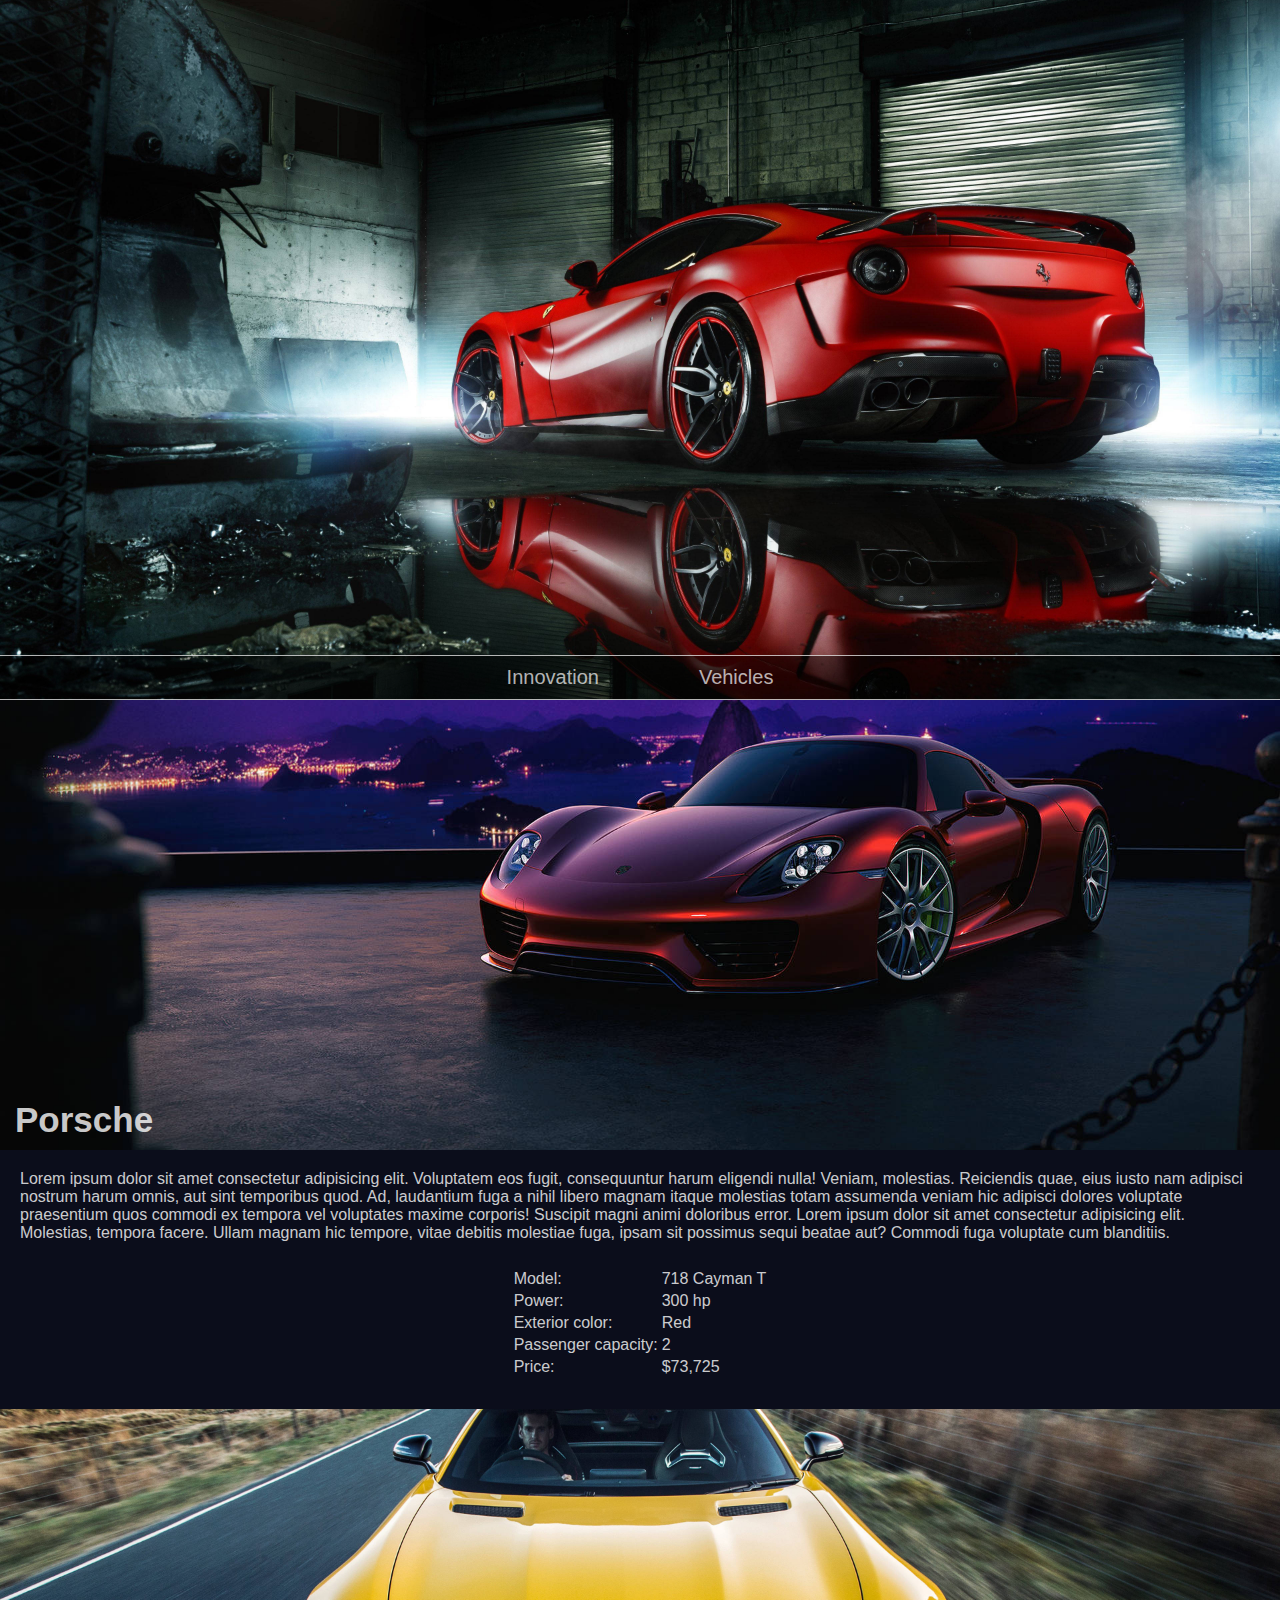
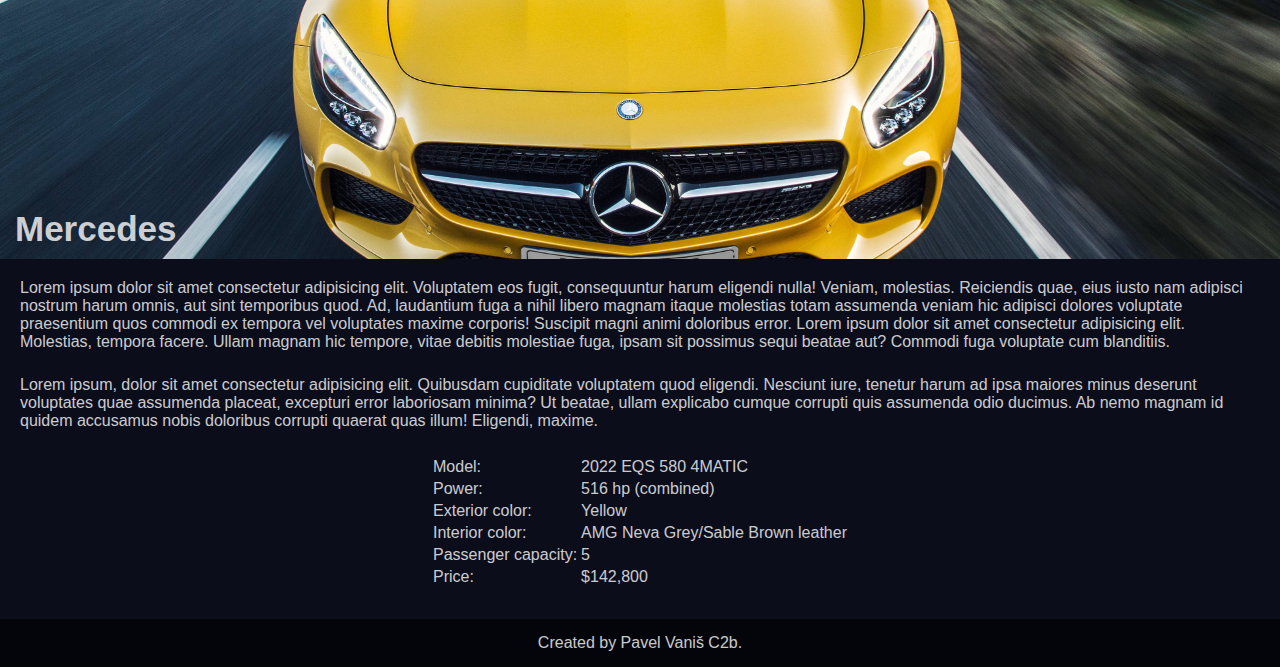
<file: index.html>
<!DOCTYPE html>
<html lang="en">
<head>
    <meta charset="UTF-8">
    <meta http-equiv="X-UA-Compatible" content="IE=edge">
    <meta name="viewport" content="width=device-width, initial-scale=1.0">
    <link rel="icon" type="image/x-icon" href="img/favicon 96x96.png">
    <link rel="stylesheet" href="css/index.css"> 
    <title>Cars</title>
</head>
<body>
    
    <header class="main-image background-image"  style="background-image: url(img/main-picture.jpg);">

        <div class="main-text">
          <h1 style="font-size:50px;margin: 0;"></h1>
        </div>

        <nav class="nav-links">
            <a href="newsletter.html">Innovation</a>
            <a href="newsletter.html" target="_blank">Vehicles</a>
        </nav>
        
    </header>

    <main>
        <div class="main-box">

            <div class="background-image main-box-image" style="background-image: url(img/porsche-index.jpg);">
                <h2>Porsche</h2>
            </div>
            
            <div class="main-box-text">
                <p>Lorem ipsum dolor sit amet consectetur adipisicing elit. Voluptatem eos fugit, consequuntur harum eligendi nulla! Veniam, molestias. Reiciendis quae, eius iusto nam adipisci nostrum harum omnis, aut sint temporibus quod.
                Ad, laudantium fuga a nihil libero magnam itaque molestias totam assumenda veniam hic adipisci dolores voluptate praesentium quos commodi ex tempora vel voluptates maxime corporis! Suscipit magni animi doloribus error.
                Lorem ipsum dolor sit amet consectetur adipisicing elit. Molestias, tempora facere. Ullam magnam hic tempore, vitae debitis molestiae fuga, ipsam sit possimus sequi beatae aut? Commodi fuga voluptate cum blanditiis.
                </p>

                <table>
                    <tr>
                        <td>Model:</td>
                        <td>718 Cayman T</td>
                    </tr>
    
                    <tr>
                        <td>Power:</td>
                        <td>300 hp</td>
                    </tr>
    
                    <tr>
                        <td>Exterior color:</td>
                        <td>Red</td>
                    </tr>
                
                    <tr>
                        <td>Passenger capacity:</td>
                        <td>2</td>
                    </tr>
                    <tr>
                        <td>Price:</td>
                        <td>$73,725</td>
                    </tr>
                </table>
            </div>

            
            
        </div>

        <div class="main-box background-image" >

            <div class="background-image main-box-image" style="background-image: url(img/mercedes-index.jpg);">
                <h2>Mercedes</h2>
            </div>

            <div class="main-box-text">
                <p>Lorem ipsum dolor sit amet consectetur adipisicing elit. Voluptatem eos fugit, consequuntur harum eligendi nulla! Veniam, molestias. Reiciendis quae, eius iusto nam adipisci nostrum harum omnis, aut sint temporibus quod.
                    Ad, laudantium fuga a nihil libero magnam itaque molestias totam assumenda veniam hic adipisci dolores voluptate praesentium quos commodi ex tempora vel voluptates maxime corporis! Suscipit magni animi doloribus error.
                    Lorem ipsum dolor sit amet consectetur adipisicing elit. Molestias, tempora facere. Ullam magnam hic tempore, vitae debitis molestiae fuga, ipsam sit possimus sequi beatae aut? Commodi fuga voluptate cum blanditiis.
                </p>
                <p>
                    Lorem ipsum, dolor sit amet consectetur adipisicing elit. Quibusdam cupiditate voluptatem quod eligendi. Nesciunt iure, tenetur harum ad ipsa maiores minus deserunt voluptates quae assumenda placeat, excepturi error laboriosam minima?
                    Ut beatae, ullam explicabo cumque corrupti quis assumenda odio ducimus. Ab nemo magnam id quidem accusamus nobis doloribus corrupti quaerat quas illum! Eligendi, maxime.
                </p>

                <table>
                    <tr>
                        <td>Model:</td>
                        <td>2022 EQS 580 4MATIC</td>
                    </tr>

                    <tr>
                        <td>Power:</td>
                        <td>516 hp (combined)</td>
                    </tr>

                    <tr>
                        <td>Exterior color:</td>
                        <td>Yellow  </td>
                    </tr>
                    <tr>
                        <td>Interior color:</td>
                        <td>AMG Neva Grey/Sable Brown leather</td>
                    </tr>
                    <tr>
                        <td>Passenger capacity:</td>
                        <td>5</td>
                    </tr>
                    <tr>
                        <td>Price:</td>
                        <td>$142,800</td>
                    </tr>
                </table>
            </div>
            

        </div>


        


    </main>

    <footer>
        <p style="margin: unset; padding: 15px 0;">
            Created by Pavel Vaniš C2b.
        </p>
    </footer>

</body>
</html>
</file>
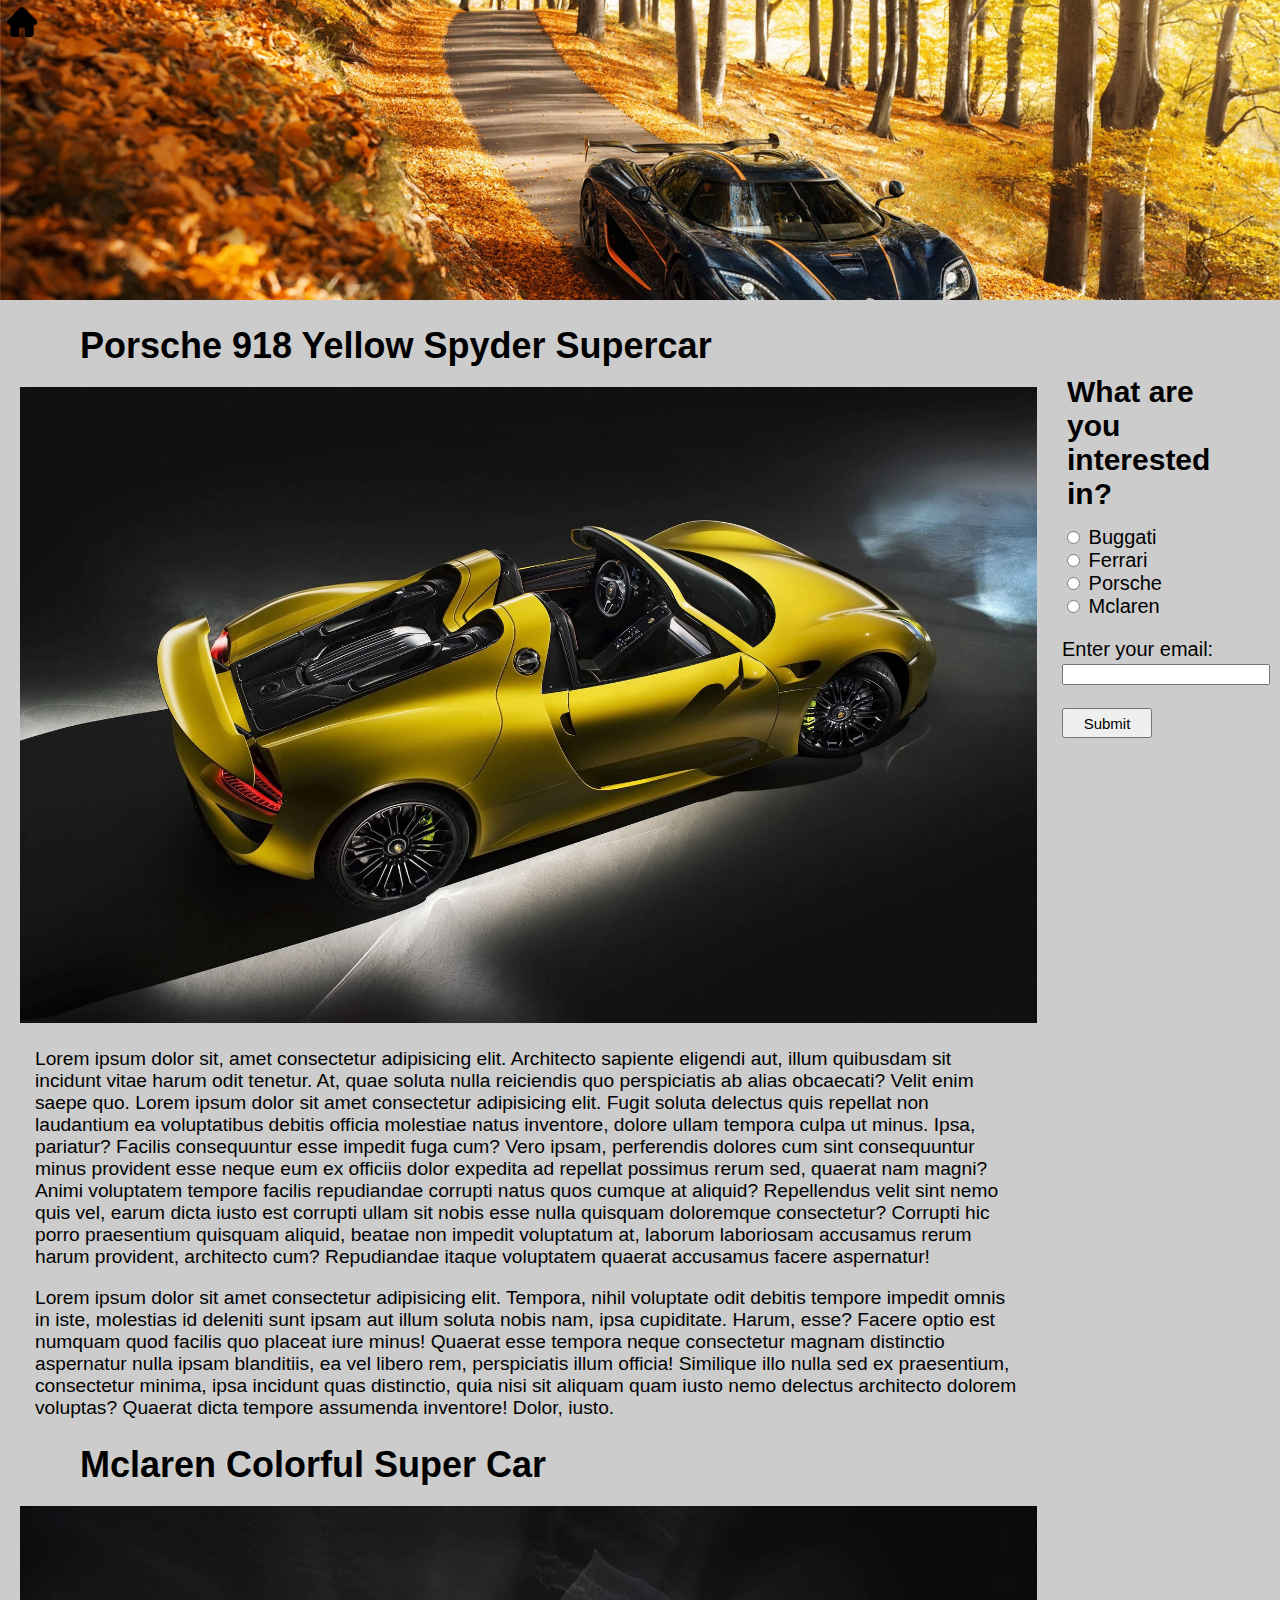
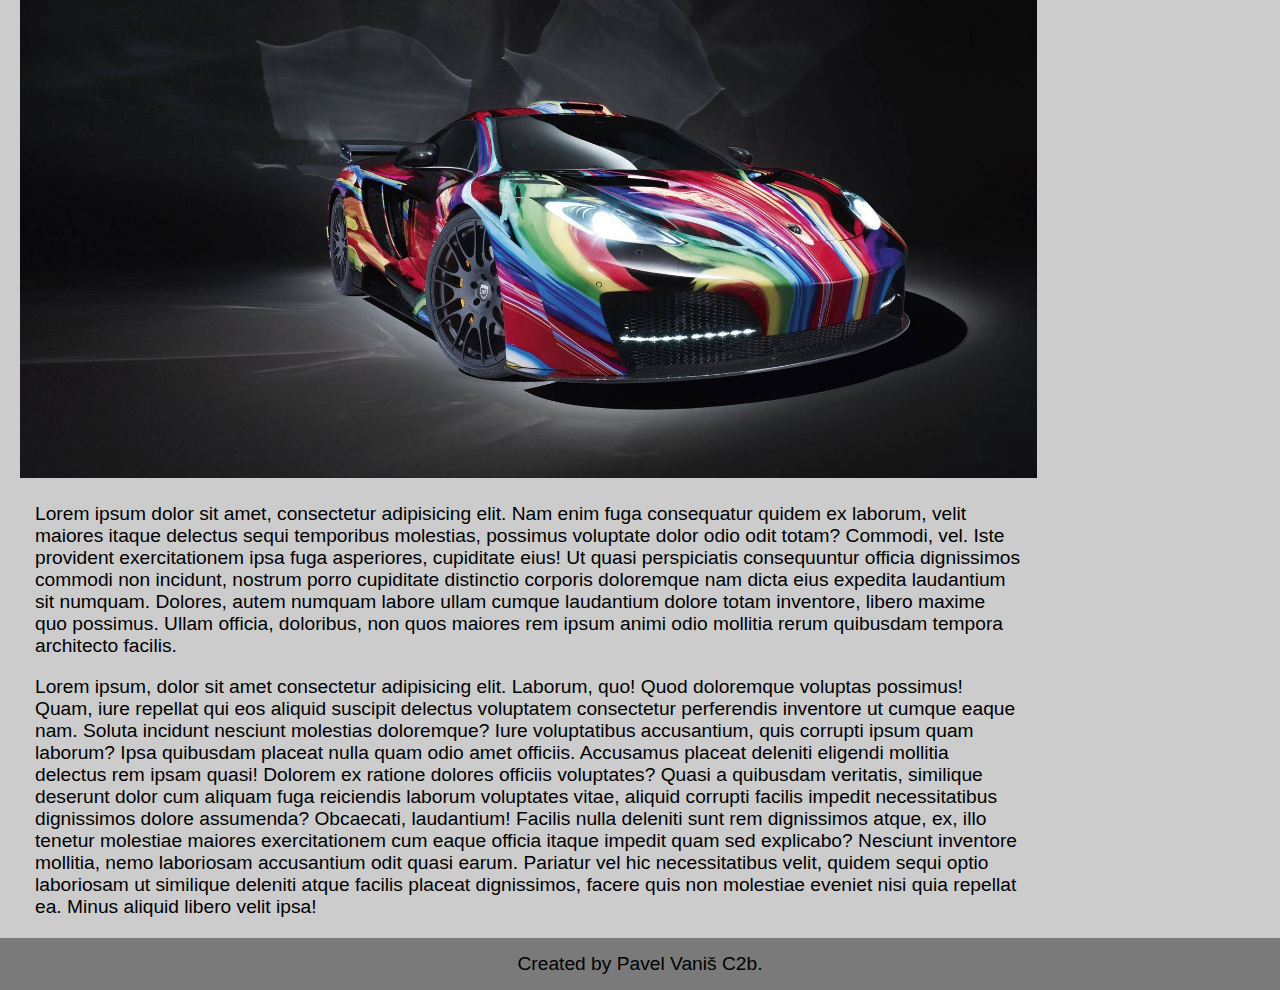
<file: newsletter.html>
<!DOCTYPE html>
<html lang="en">
<head>
    <meta charset="UTF-8">
    <meta http-equiv="X-UA-Compatible" content="IE=edge">
    <meta name="viewport" content="width=device-width, initial-scale=1.0">
    <link rel="stylesheet" href="css/newsletter.css">
    <title>Newsletter</title>
</head>
<body>
    
    <header class="background-image" style="background-image:url(img/title-newslatter.jpg) ;">
        <a href="index.html"><img src="img/home-fill.png" alt="homepage"></a>
    </header>

    <main>
        <div class="container">
            <div class="container-title">
                <h2>Porsche 918 Yellow Spyder Supercar</h2>
                <img src="img/porchse-918-newsletter.jpg" alt="Porsche 918 Yellow" style="width:100% ;">
            </div>
            <div class="container-text">
                <p>
                    Lorem ipsum dolor sit, amet consectetur adipisicing elit. Architecto sapiente eligendi aut, illum quibusdam sit incidunt vitae harum odit tenetur. At, quae soluta nulla reiciendis quo perspiciatis ab alias obcaecati?
                    Velit enim saepe quo. Lorem ipsum dolor sit amet consectetur adipisicing elit. Fugit soluta delectus quis repellat non laudantium ea voluptatibus debitis officia molestiae natus inventore, dolore ullam tempora culpa ut minus. Ipsa, pariatur?
                    Facilis consequuntur esse impedit fuga cum? Vero ipsam, perferendis dolores cum sint consequuntur minus provident esse neque eum ex officiis dolor expedita ad repellat possimus rerum sed, quaerat nam magni?
                    Animi voluptatem tempore facilis repudiandae corrupti natus quos cumque at aliquid? Repellendus velit sint nemo quis vel, earum dicta iusto est corrupti ullam sit nobis esse nulla quisquam doloremque consectetur? Corrupti hic porro praesentium quisquam aliquid, beatae non impedit voluptatum at, laborum laboriosam accusamus rerum harum provident, architecto cum? Repudiandae itaque voluptatem quaerat accusamus facere aspernatur!
                </p>
                <p>
                    Lorem ipsum dolor sit amet consectetur adipisicing elit. Tempora, nihil voluptate odit debitis tempore impedit omnis in iste, molestias id deleniti sunt ipsam aut illum soluta nobis nam, ipsa cupiditate.
                    Harum, esse? Facere optio est numquam quod facilis quo placeat iure minus! Quaerat esse tempora neque consectetur magnam distinctio aspernatur nulla ipsam blanditiis, ea vel libero rem, perspiciatis illum officia!
                    Similique illo nulla sed ex praesentium, consectetur minima, ipsa incidunt quas distinctio, quia nisi sit aliquam quam iusto nemo delectus architecto dolorem voluptas? Quaerat dicta tempore assumenda inventore! Dolor, iusto.
                </p>
            </div>
            
            <div class="container-title">
                <h2>Mclaren Colorful Super Car</h2>
                <img src="img/mclaren-newslatter.jpg" alt="Mclaren Colorful Super Car" style="width:100% ;">
            </div>
            <div class="container-text">
                <p>
                    Lorem ipsum dolor sit amet, consectetur adipisicing elit. Nam enim fuga consequatur quidem ex laborum, velit maiores itaque delectus sequi temporibus molestias, possimus voluptate dolor odio odit totam? Commodi, vel.
                    Iste provident exercitationem ipsa fuga asperiores, cupiditate eius! Ut quasi perspiciatis consequuntur officia dignissimos commodi non incidunt, nostrum porro cupiditate distinctio corporis doloremque nam dicta eius expedita laudantium sit numquam.
                    Dolores, autem numquam labore ullam cumque laudantium dolore totam inventore, libero maxime quo possimus. Ullam officia, doloribus, non quos maiores rem ipsum animi odio mollitia rerum quibusdam tempora architecto facilis.
                </p>
                <p>
                    Lorem ipsum, dolor sit amet consectetur adipisicing elit. Laborum, quo! Quod doloremque voluptas possimus! Quam, iure repellat qui eos aliquid suscipit delectus voluptatem consectetur perferendis inventore ut cumque eaque nam.
                    Soluta incidunt nesciunt molestias doloremque? Iure voluptatibus accusantium, quis corrupti ipsum quam laborum? Ipsa quibusdam placeat nulla quam odio amet officiis. Accusamus placeat deleniti eligendi mollitia delectus rem ipsam quasi!
                    Dolorem ex ratione dolores officiis voluptates? Quasi a quibusdam veritatis, similique deserunt dolor cum aliquam fuga reiciendis laborum voluptates vitae, aliquid corrupti facilis impedit necessitatibus dignissimos dolore assumenda? Obcaecati, laudantium!
                    Facilis nulla deleniti sunt rem dignissimos atque, ex, illo tenetur molestiae maiores exercitationem cum eaque officia itaque impedit quam sed explicabo? Nesciunt inventore mollitia, nemo laboriosam accusantium odit quasi earum.
                    Pariatur vel hic necessitatibus velit, quidem sequi optio laboriosam ut similique deleniti atque facilis placeat dignissimos, facere quis non molestiae eveniet nisi quia repellat ea. Minus aliquid libero velit ipsa!
                </p>
            </div>
            
        </div>

        <div class="container container-form">
            <h2>What are you interested in?</h2>

            <form>
                <input type="radio" id="buggati">
                <label for="buggati">Buggati</label><br>
                <input type="radio" id="ferrari">
                <label for="ferrari">Ferrari</label><br>
                <input type="radio" id="porsche">
                <label for="porsche">Porsche</label><br>
                <input type="radio" id="mclaren">
                <label for="mclaren">Mclaren</label><br>
                
            </form>

            <form >
                <label for="email">Enter your email:</label><br>
                <input type="email" id="email" name="email" class="email-form"><br><br>
                <input type="submit" class="email-form-button">
            </form>
              
        </div>
        
    </main>

    <footer>
        <p style="margin: unset; padding: 15px 0;">
            Created by Pavel Vaniš C2b.
        </p>
    </footer>
</body>
</html>
</file>
<file: css/index.css>
body {
    padding: unset;
    margin: unset;
    background-color: rgb(11, 13, 27);
    color: rgba(255, 255, 255, 0.8);
    font-family:'Gill Sans', 'Gill Sans MT', Calibri, 'Trebuchet MS', sans-serif;
    font-weight: 200;
    max-width: 1440px;
}

.background-image {
    background-repeat: no-repeat;
    background-size: cover;
    background-position: center;  
}

.main-image {
    height: 500px;
    position: relative;
    color: rgba(255, 255, 255, 0.9);
}

.main-text {
    position: absolute;
    top: 50%;
    left: 50%;
    transform: translate(-50%, -50%);
}

.nav-links {
    position: absolute;
    bottom: 0;
    display: flex;
    width: 100%;
    justify-content: space-around;
    border-top-style: solid;
    border-bottom-style: solid;
    border-width: 1px;
    border-color: rgba(255, 255, 255, 0.7);
    background-color: rgba(0, 0, 0, 0.4);
}

.nav-links a {
    color: rgba(255, 255, 255, 0.7);
    text-decoration: none;
    font-size: 20px;
    padding: 10px;
}

.main-box h2 {
    margin: 0;
    color: rgba(255, 255, 255, 0.8);
    position: absolute;
    bottom: 10px;
    left: 10px;
}

.main-box-image {
    position: relative;
    height: 150px;
}

.main-box-text {
    margin: 10px 10px 20px 10px;
}

.main-box p {
    margin: 0 0 15px 0 ;
}

table {
    margin: 0 auto;
}

footer {
    text-align: center;
    background: rgba(0, 0, 0, 0.6);
}

@media only screen and (min-width: 425px) {
    .main-box-image {
        height: 200px;
    }
}

  @media only screen and (min-width: 768px) {
    .main-box-image {
        height: 300px;
    }
    .main-box-text {
        margin: 20px 20px 30px 20px;
    }
    .main-box h2 {
        font-size: 35px;
        bottom: 10px;
        left: 15px;
    }
    .main-box p {
        margin-bottom: 25px;
    }
  }

  @media only screen and (min-width: 1024px) {
    .main-image{
        height: 700px;
    }
    .main-box-image {
        height: 450px;
    }
    .nav-links {
        justify-content: center;
    }
    .nav-links a{
        margin: 0 40px;
    }
  }

  @media only screen and (min-width: 1440px) {
    body {
        margin: 0 auto;
    }
    html {
        background-color: rgba(0, 0, 0, 0.4);
    }
    .main-box {
        font-size: 1.3em;
    }
    .main-box h2 {
        font-size: 2.3em;
    }
    .nav-links a {
        font-size: 1.9em;
        font-weight: 300;
        padding: 12px 0;
        margin: 0 60px;
    }
  }
</file>
<file: css/newsletter.css>
html {
    background-color: rgba(0, 0, 0, 0.2);
}

body {
    margin: unset;
    font-family:'Gill Sans', 'Gill Sans MT', Calibri, 'Trebuchet MS', sans-serif;
}

.background-image {
    background-repeat: no-repeat;
    background-size: cover;
    background-position: center;  
}

header {
    position: relative;
    height: 150px;
}

header a img {
    position: absolute;
    top: 7px;
    left: 7px;
    height: 20px;
    width: 20px;
}

.container h2 {
    margin: 15px 10px;
}

.container-text {
    margin: 15px 10px;
    margin-bottom: 35px;
}

form {
    margin-left: 15px;
    margin-bottom: 20px;
}

.container-form {
    border-top-style: solid;
    border-width: 1px;
    border-color: rgba(255, 255, 255, 0.4);
}

footer {
    text-align: center;
    background: rgba(0, 0, 0, 0.4);
}

.container {
    max-width: 1800px;
}

@media only screen and (min-width: 768px) {
    .background-image {
        height: 250px;
    }
    .container h2 {
        margin: 15px 20px;
    }
    .container-title {
        font-size: 22px;
    }
    .container-text {
        margin: 15px 20px 30px 20px;
        font-size: 20px;
    }
    .container-form {
        margin:  0 10px 25px 10px;
        font-size: 20px;      
    }
    header a img {
        top: 7px;
        left: 7px;
        height: 25px;
        width: 25px;
    }
}

@media only screen and (min-width: 1024px) {
    .background-image {
        height: 300px;
    }
    main {
        display: flex;
        margin-left: 20px;
    }
    .container-form {
        margin-top: 60px;
        border-style: none;
    }
    .container-title{
        font-size: 1.5em;
    }
    .container-text {
        font-size: 1.2em;
    }
    .container-title h2 {
        margin: 25px 0 20px 60px;
    }
    .container-text {
        margin: 15px;
    }
    footer {
        font-size: 1.2rem;
    }
    .email-form {
        width: 200px;
        height: 15px;
    }
    .email-form-button {
        width: 90px;
        height: 30px;
        font-size: 15px;
    }
    header a img {
        left: 7px;
        top: 7px;
        height: 30px;
        width: 30px;
    }
}

@media only screen and (min-width: 2000px) {
    .background-image {
        height: 300px;
    }
    main {
        display: flex;
        justify-content: space-between;
        margin: 0 40px;
    }
    .container-form {
        margin-top: 75px;
        border-style: none;
        font-size: 25px;
    }
    .email-form {
        width: 300px;
        height: 25px;
    }
    .email-form-button {
        width: 150px;
        height: 35px;
        font-size: 17px;
    }
    .container-title{
        font-size: 33px;
    }
    .container-text {
        font-size: 25px;
    }
    .container-title h2 {
        margin: 25px 0 20px 60px;
    }
    .container-text {
        margin: 15px;
    }
    footer {
        font-size: 1.2rem;
        margin-top: 30px;
    }
    header a img {
        height: 35px;
        width: 35px;
    }
}
</file>
